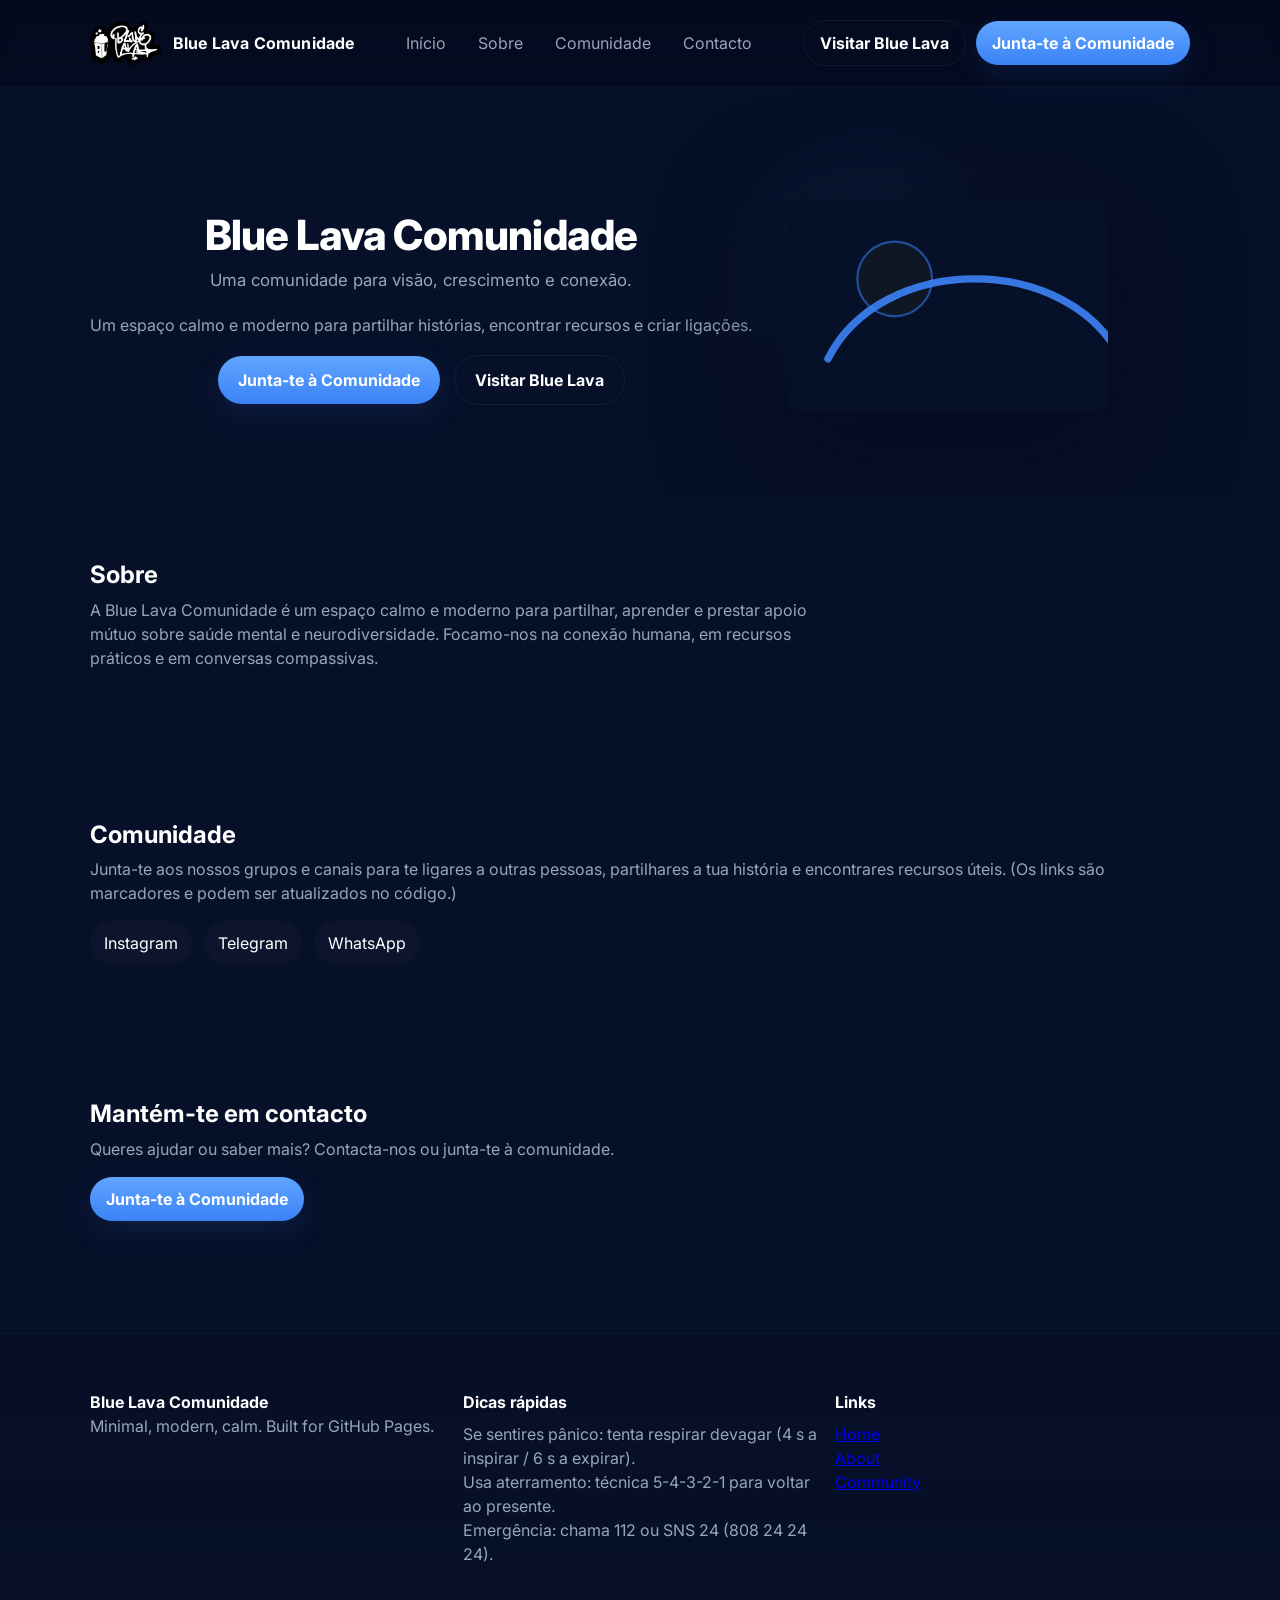
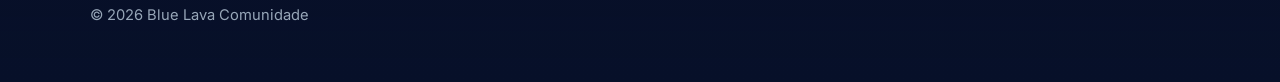
<file: index.html>
<!doctype html>
<html lang="pt-PT">
<head>
  <meta charset="utf-8">
  <meta name="viewport" content="width=device-width,initial-scale=1">
  <title>Blue Lava Comunidade</title>
  <meta name="description" content="Blue Lava Comunidade — Uma comunidade para visão, crescimento e conexão.">
  <link rel="stylesheet" href="style.css">
  <link rel="preconnect" href="https://fonts.googleapis.com">
  <link rel="preconnect" href="https://fonts.gstatic.com" crossorigin>
  <link href="https://fonts.googleapis.com/css2?family=Inter:wght@300;400;600;700&display=swap" rel="stylesheet">
</head>
<body>
  <header class="site-header">
    <div class="container nav-row">
      <a class="brand" href="https://bluelavacomunidade.github.io" aria-label="Ir para Blue Lava Comunidade">
        <img src="assets/images/logo.png" alt="Blue Lava Comunidade logo" class="logo">
        <span class="brand-name">Blue Lava Comunidade</span>
      </a>
      <button id="navToggle" class="nav-toggle" aria-expanded="false" aria-label="Abrir navegação">☰</button>
      <nav class="site-nav" id="siteNav" aria-label="Main navigation">
        <a href="#home">Início</a>
        <a href="#about">Sobre</a>
        <a href="#community">Comunidade</a>
        <a href="#contact">Contacto</a>
      </nav>
      <div class="nav-actions">
        <a class="btn btn-outline" href="https://bluelavacomunidade.github.io" id="visitBtn">Visitar Blue Lava</a>
        <a class="btn btn-primary" href="#" id="joinBtn">Junta-te à Comunidade</a>
      </div>
    </div>
  </header>

  <main>
    <section id="home" class="hero">
      <div class="container hero-inner">
        <div class="hero-copy animate">
          <h1 class="hero-title">Blue Lava Comunidade</h1>
          <p class="hero-sub">Uma comunidade para visão, crescimento e conexão.</p>
          <p class="lead" style="margin-top:8px;">Um espaço calmo e moderno para partilhar histórias, encontrar recursos e criar ligações.</p>
          <div class="hero-cta" style="margin-top:18px">
            <a class="btn btn-primary large" href="#community" aria-label="Junta-te à Comunidade">Junta-te à Comunidade</a>
            <a class="btn btn-outline large" href="https://bluelavacomunidade.github.io" aria-label="Visitar Blue Lava" style="margin-left:10px">Visitar Blue Lava</a>
          </div>
        </div>
        <div class="hero-media animate" aria-hidden>
          <img src="assets/images/hero-illustration.svg" alt="abstract blue lava illustration" class="hero-graphic">
        </div>
      </div>
    </section>

    <section id="about" class="section about">
      <div class="container">
        <h2>Sobre</h2>
        <p class="lead">A Blue Lava Comunidade é um espaço calmo e moderno para partilhar, aprender e prestar apoio mútuo sobre saúde mental e neurodiversidade. Focamo-nos na conexão humana, em recursos práticos e em conversas compassivas.</p>
      </div>
    </section>

    <section id="community" class="section community">
      <div class="container">
        <h2>Comunidade</h2>
        <p>Junta-te aos nossos grupos e canais para te ligares a outras pessoas, partilhares a tua história e encontrares recursos úteis. (Os links são marcadores e podem ser atualizados no código.)</p>
        <div class="links">
          <a href="https://www.instagram.com/bluelava.comunidade" class="social" target="_blank" rel="noopener noreferrer">Instagram</a>
          <a href="https://t.me/c/3827671679/3" class="social" target="_blank" rel="noopener noreferrer">Telegram</a>
          <a href="https://chat.whatsapp.com/I2DYIq1923JKIiv37BQ2LE" class="social" target="_blank" rel="noopener noreferrer">WhatsApp</a>
        </div>
      </div>
    </section>

    <section id="contact" class="section cta">
      <div class="container">
        <h2>Mantém-te em contacto</h2>
        <p>Queres ajudar ou saber mais? Contacta-nos ou junta-te à comunidade.</p>
        <div class="hero-cta">
          <a class="btn btn-primary" href="https://bluelavacomunidade.github.io">Junta-te à Comunidade</a>
        </div>
      </div>
    </section>
  </main>

  <footer class="site-footer">
    <div class="container footer-grid">
      <div>
        <strong>Blue Lava Comunidade</strong>
        <p class="muted">Minimal, modern, calm. Built for GitHub Pages.</p>
      </div>
      <div>
        <strong>Dicas rápidas</strong>
        <ul>
          <li>Se sentires pânico: tenta respirar devagar (4 s a inspirar / 6 s a expirar).</li>
          <li>Usa aterramento: técnica 5-4-3-2-1 para voltar ao presente.</li>
          <li>Emergência: chama 112 ou SNS 24 (808 24 24 24).</li>
        </ul>
      </div>
      <div>
        <strong>Links</strong>
        <ul>
          <li><a href="https://bluelavacomunidade.github.io">Home</a></li>
          <li><a href="#about">About</a></li>
          <li><a href="#community">Community</a></li>
        </ul>
      </div>
    </div>
    <div class="container copyright">© <span id="year"></span> Blue Lava Comunidade</div>
  </footer>

  <script src="script.js"></script>
</body>
</html>
</file>
<file: style.css>
/*
  style.css — Minimal, readable, mobile-first styles
  Dark, premium, calm aesthetic. Easy to edit.
*/

:root{
  --bg:#071029; /* deep navy */
  --card:#0f1a2b;
  --muted:#97a6b8;
  --accent:#60a5ff; /* soft blue */
  --white:#ffffff;
  --radius:12px;
}

html,body{height:100%;margin:0;font-family:Inter,system-ui,-apple-system,"Segoe UI",Roboto,Arial,sans-serif;background:var(--bg);color:var(--white);-webkit-font-smoothing:antialiased}
.container{max-width:1100px;padding:20px;margin:0 auto}

/* Typographic rhythm */
html{font-size:16px}
body{line-height:1.5}
h1,h2,h3{line-height:1.08;margin:0 0 .6rem}
p{margin:0 0 1rem;color:var(--muted)}

/* Smooth transitions */
*{transition:all .18s ease}

/* Header */
.site-header{position:sticky;top:0;backdrop-filter:blur(6px);background:linear-gradient(180deg,rgba(2,6,23,0.6),rgba(2,6,23,0.45));border-bottom:1px solid rgba(255,255,255,0.03);z-index:50}
.nav-row{display:flex;align-items:center;gap:16px;justify-content:space-between}
.brand{display:flex;align-items:center;gap:12px;text-decoration:none;color:var(--white)}
.logo{height:44px;width:auto;display:block}
.brand-name{font-weight:700;letter-spacing:.2px}
.nav-toggle{display:none;background:transparent;border:1px solid rgba(255,255,255,0.06);color:var(--white);padding:8px 12px;border-radius:8px}
.site-nav{display:flex;gap:12px;align-items:center}
.site-nav a{color:var(--muted);text-decoration:none;padding:8px 10px;border-radius:8px;transition:all .15s ease}
.site-nav a:hover{color:var(--white);background:rgba(255,255,255,0.02);transform:translateY(-2px)}
.nav-actions{display:flex;gap:10px;align-items:center}

/* Buttons */
.btn{display:inline-block;padding:10px 16px;border-radius:999px;text-decoration:none;font-weight:700}
.btn:hover{transform:translateY(-3px);box-shadow:0 8px 26px rgba(2,6,23,0.35)}
.btn-primary{background:linear-gradient(180deg,var(--accent),#3b82f6);color:var(--white);box-shadow:0 10px 30px rgba(59,130,246,0.12)}
.btn-outline{border:1px solid rgba(255,255,255,0.06);color:var(--white);background:transparent}
.large{padding:12px 20px}

/* Hero */
.hero{padding:92px 0 56px;position:relative;overflow:hidden}
.hero-inner{display:flex;gap:36px;align-items:center;flex-direction:column-reverse}
.hero-copy{text-align:center;max-width:720px}
.hero-title{font-size:2.6rem;margin:0 0 10px;font-weight:800;letter-spacing:-0.02em}
.hero-sub{color:var(--muted);margin:0 0 20px;font-size:1.05rem}
.hero-graphic{width:320px;max-width:44vw;border-radius:14px;filter:drop-shadow(0 30px 60px rgba(2,6,23,0.6))}

/* Decorative subtle glow behind hero */
.hero::before{content:'';position:absolute;right:-10%;top:-10%;width:60vw;height:60vw;background:radial-gradient(circle at 30% 30%, rgba(96,165,255,0.08), transparent 20%);pointer-events:none}

/* Section rhythm */
.section{padding:56px 0}

/* Cards and surfaces */
.card{background:linear-gradient(180deg, rgba(255,255,255,0.03), rgba(255,255,255,0.02));color:var(--white);padding:18px;border-radius:14px;border:1px solid rgba(255,255,255,0.03);box-shadow:0 8px 24px rgba(2,6,23,0.55)}

/* Sections */
.section{padding:48px 0}
.about .lead{color:var(--muted);max-width:760px}
.community .links{display:flex;gap:12px;flex-wrap:wrap;margin-top:12px}
.social{display:inline-block;padding:10px 14px;border-radius:999px;background:rgba(255,255,255,0.02);color:var(--white);text-decoration:none}

/* Footer */
.site-footer{border-top:1px solid rgba(255,255,255,0.04);padding:36px 0;margin-top:44px;background:linear-gradient(180deg, rgba(6,12,30,0.2), transparent)}
.footer-grid{display:grid;grid-template-columns:1fr;gap:18px;align-items:start}
.footer-grid ul{list-style:none;padding:0;margin:8px 0 0;color:var(--muted)}
.muted{color:var(--muted)}
.copyright{padding-top:18px;color:var(--muted);font-size:0.92rem;text-align:center}

/* Footer columns for wider screens */
@media(min-width:900px){
  .footer-grid{grid-template-columns:1fr 1fr 1fr}
  .copyright{text-align:left}
}

/* Responsive */

@media(min-width:900px){
  .hero-inner{flex-direction:row}
  .site-nav{display:flex}
  .nav-toggle{display:none}
}

@media(max-width:899px){
  .site-nav{display:none}
  .nav-toggle{display:inline-flex}
  .hero-title{font-size:1.8rem}
  .hero-graphic{width:220px}
}

/* Subtle section transitions */
.animate{opacity:0;transform:translateY(8px);transition:opacity .6s ease,transform .6s ease}
.animate.in-view{opacity:1;transform:none}

/* Small accessibility helpers */
a:focus{outline:2px solid rgba(96,165,255,0.24);outline-offset:3px}

/* Keep styles minimal and easy to edit for beginners */
</file>
